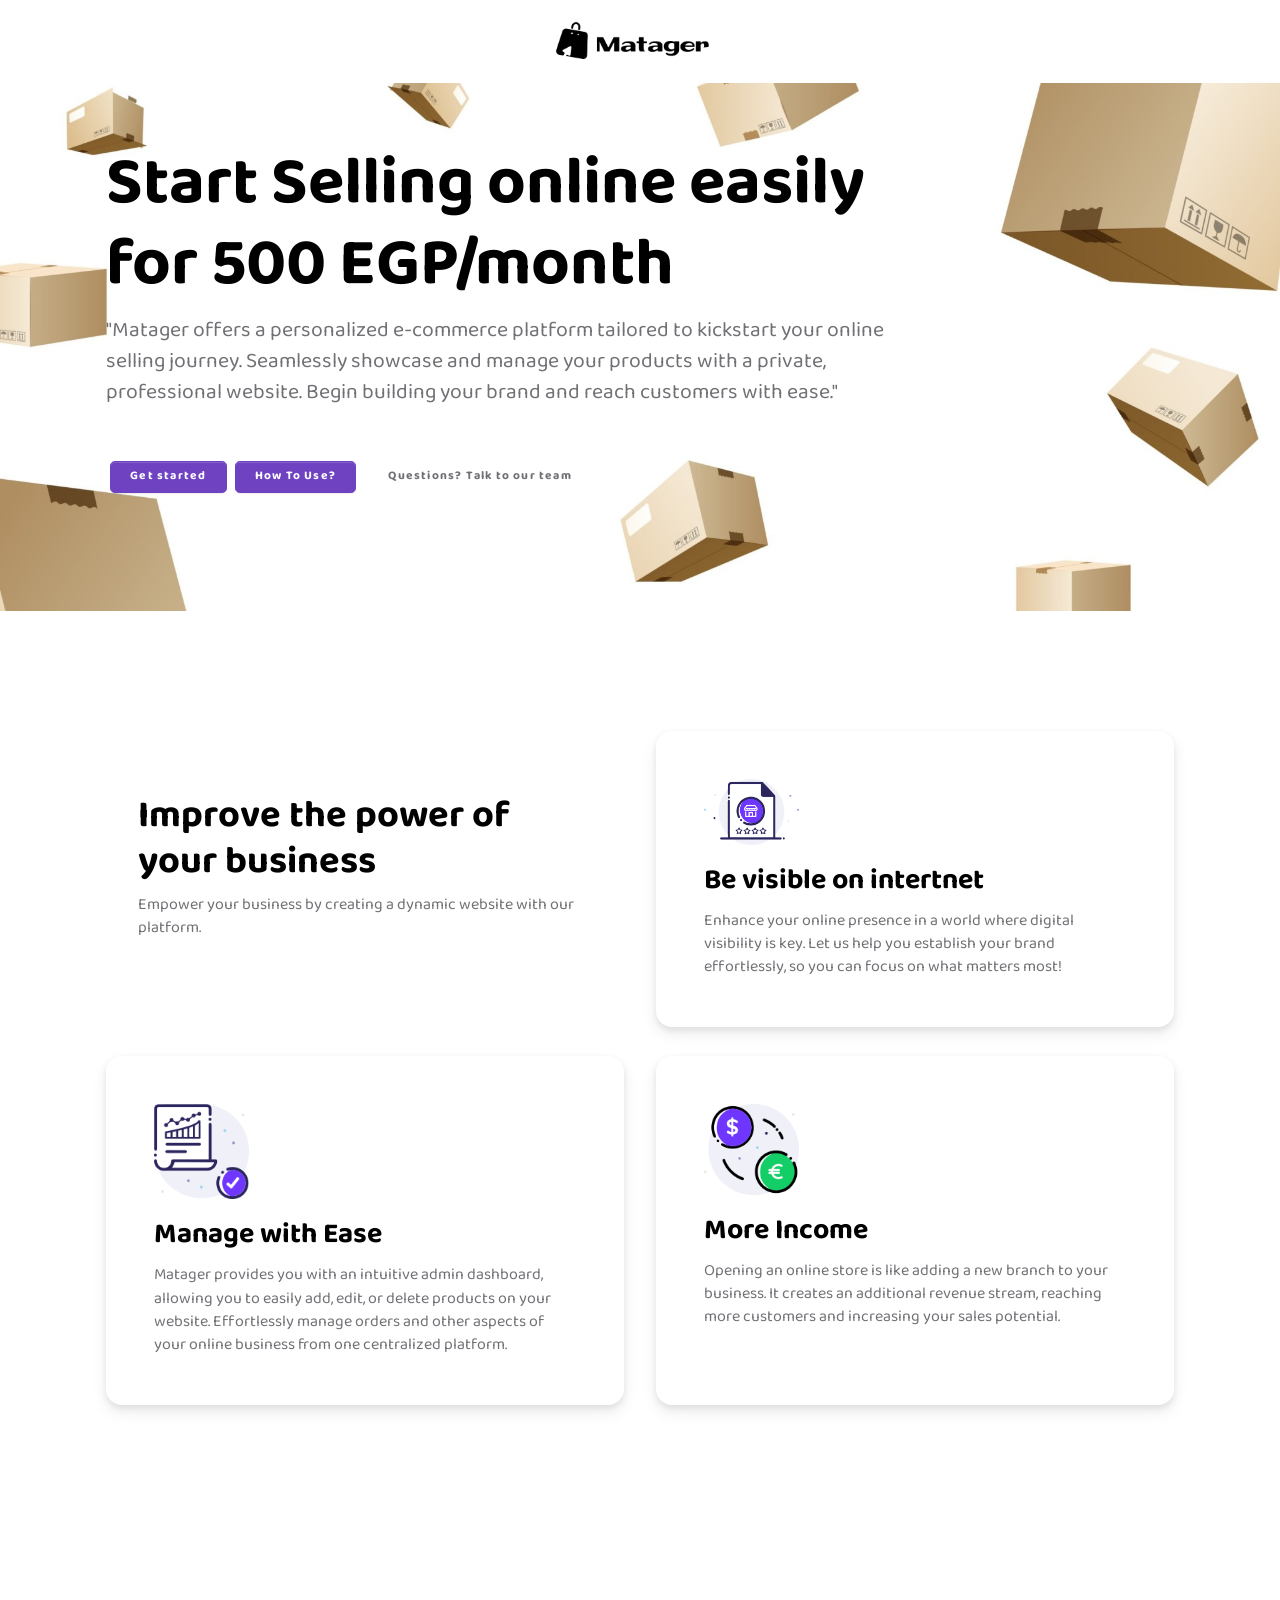
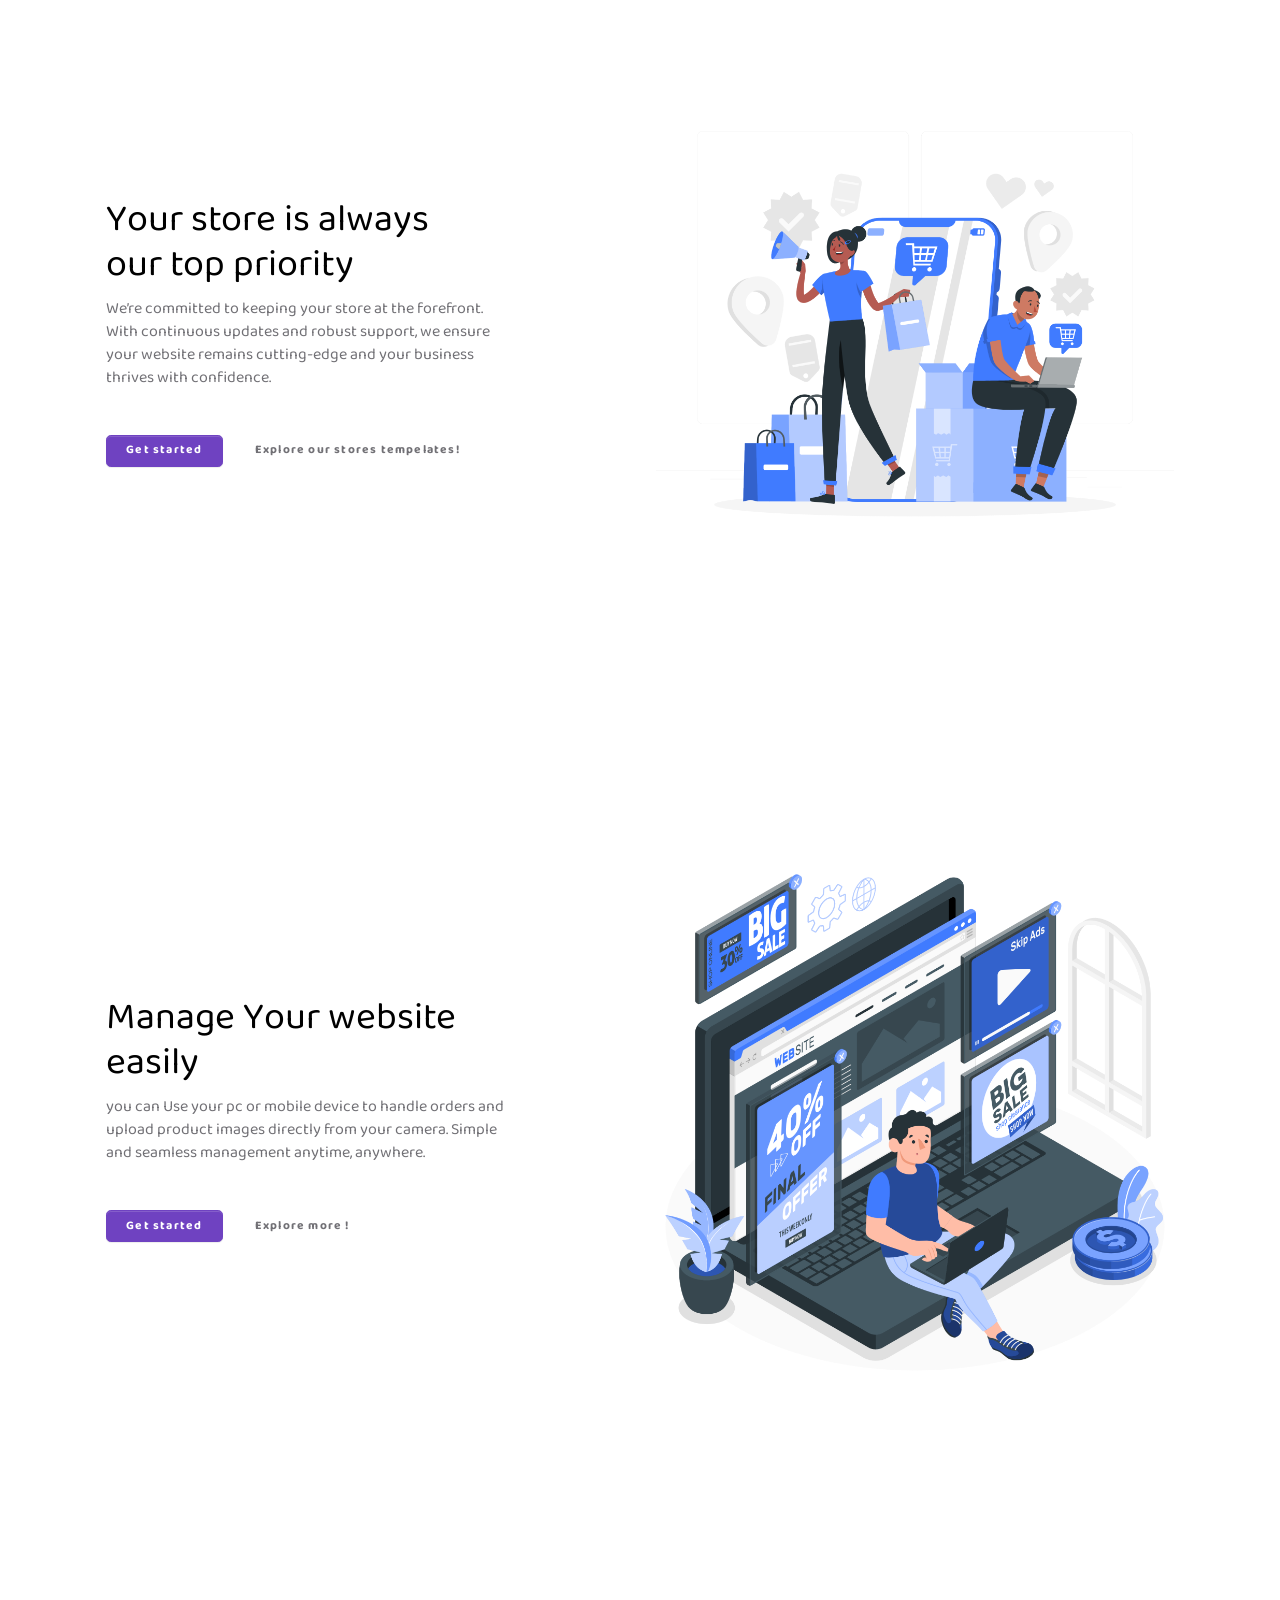
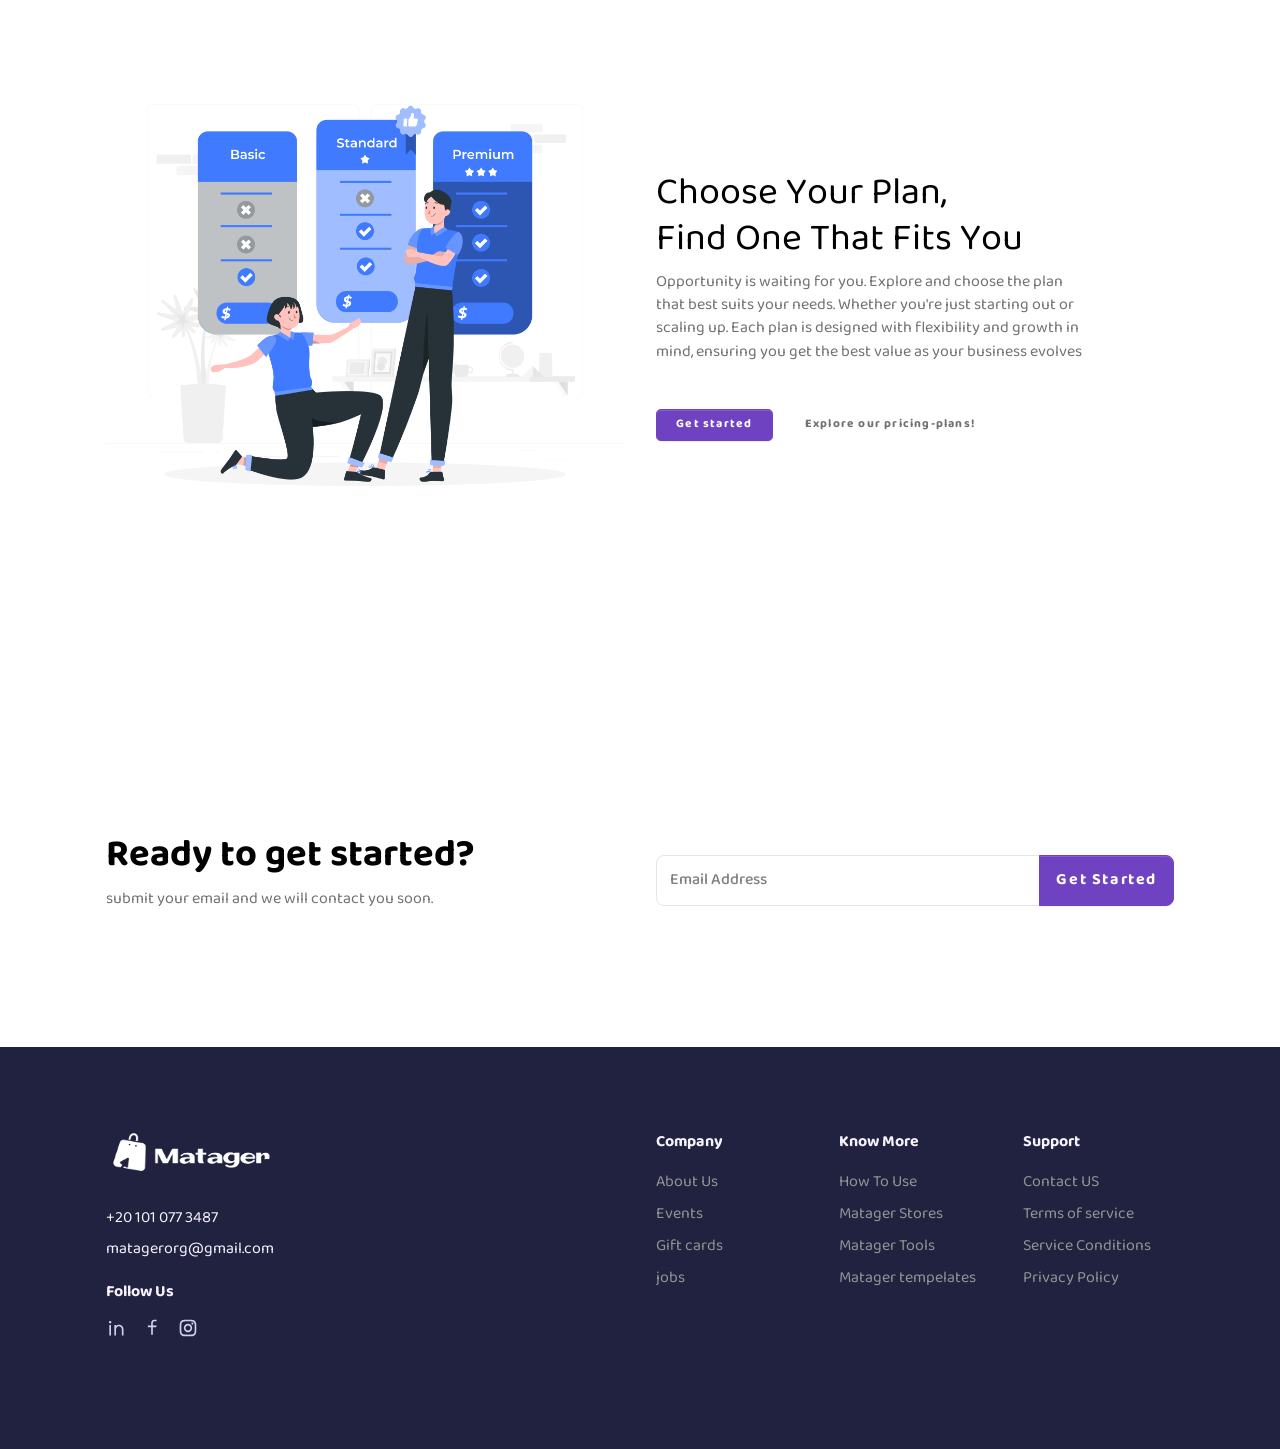
<file: index.html>
<!DOCTYPE html>
<html lang="en-US" dir="ltr">

<head>
  <meta charset="utf-8">
  <meta http-equiv="X-UA-Compatible" content="IE=edge">
  <meta name="viewport" content="width=device-width, initial-scale=1">


  <!-- ===============================================-->
  <!--    Document Title-->
  <!-- ===============================================-->
  <title>Home</title>


  <link rel="icon" href="./assets/img/favicons/favicon.png" type="image/x-icon">
  <link rel="icon" href="./assets/img/favicons/favico.ico" type="image/x-icon">
  <link rel="apple-touch-icon" href="./assets/img/favicons/favico.ico">



  <!-- ===============================================-->
  <!--    Stylesheets-->
  <!-- ===============================================-->

  <link
    href="https://fonts.googleapis.com/css2?family=Baloo+Bhaijaan+2:wght@400;500;600;700&amp;family=Poppins:ital,wght@0,400;0,500;0,600;0,700;1,300&amp;display=swap"
    rel="stylesheet">
  <link href="assets/css/theme.css" rel="stylesheet" />
  <script src="assets/js/main.js"></script>
</head>


<body>

  <!-- ===============================================-->
  <!--    Main Content-->
  <!-- ===============================================-->
  <main class="main" id="top">
    <nav class="navbar navbar-expand-lg navbar-light center  py-3">
      <div><a class="navbar-brand" href="index.html">
          <!-- <img src="assets/img/icons/Logo.svg" height="35"alt="logo" /> -->
          <img src="assets/img/icons/logo.svg" height="50" alt="logo" />
          <!-- <h4>matager</h4> -->
        </a>
        <button style="display: none;" class="navbar-toggler" type="button" data-bs-toggle="collapse"
          data-bs-target="#navbarSupportedContent" aria-controls="navbarSupportedContent" aria-expanded="false"
          aria-label="Toggle navigation"><span class="navbar-toggler-icon"></span></button>
        <div class="collapse navbar-collapse border-top border-lg-0 mt-4 mt-lg-0" id="navbarSupportedContent">
          <!-- <ul style="display: none;" class="navbar-nav ms-auto pt-2 pt-lg-0 font-base align-items-center">
            <li class="nav-item"><a class="nav-link px-3" href="#product">Product</a></li>
            <li class="nav-item"><a class="nav-link px-3" href="#customers">Customers</a></li>
            <li class="nav-item"><a class="nav-link px-3" href="#pricing">Pricing</a></li>
            <li class="nav-item"><a class="nav-link pl-3 me-3" href="#docs">Docs </a></li>
          </ul> -->
          <!-- <button class="btn btn-primary">Get Started</button> -->
        </div>
      </div>
    </nav>
    <div class=""
      style="background-image:url(assets/img/illustration/2.jpg);background-size: cover; background-position: center; background-repeat: no-repeat;"
      id="home">

      <div class="container">
        <div class="row align-items-center h-100 justify-content-center justify-content-lg-start ">
          <div class="col-md-9 col-xxl-5 text-md-start text-center py-6">
            <h1 class="fs-4 fs-md-5 fs-xxl-4 text-animate" data-zanim-xs='{"delay":0.1}' data-zanim-trigger="scroll">
              Start Selling
              online easily for 500 EGP/month</h1>
            <p class="fs-1 text-animate" data-zanim-xs='{"delay":0.1}' data-zanim-trigger="scroll">"Matager offers a
              personalized
              e-commerce platform tailored to kickstart your online selling journey. Seamlessly
              showcase and manage your products with a private, professional website. Begin building your brand and
              reach customers
              with ease."</p>
             <div class="d-flex flex-column flex-sm-row justify-content-center align-items-center justify-content-md-start mt-5 pb-50"
              data-zanim-xs="{&quot;delay&quot;:0.1}" data-zanim-trigger="scroll"><a
                class="btn btn-sm btn-primary me-1 m-1" href="./pricing.html" role="button">Get started</a><a
                class="btn btn-sm btn-primary me-1 m-1" href="./docs.html" role="button">How To Use?</a><a
                class="btn btn-sm btn-default mx-2" href="./ourteam.html" role="button">Questions? Talk to
                our team<i class="fas fa-arrow-right ms-2"></i></a></div>
          </div>
        </div>
      </div>
    </div>


    <!-- ============================================-->
    <!-- <section> begin ============================-->
    <section id="product">

      <div class="container">
        <div class="row mb-4">
          <div class="col-md-6 h-100 text-center text-md-start p-0 p-md-5 pb-3">
            <h2 class="mt-3">Improve the power of your business</h2>
            <p class="mb-0">Empower your business by creating a dynamic website with our platform.</p>
          </div>
          <div class="col-md-6 animate-on-scroll">
            <div class="w-100 h-100 p-5 services-card-shadow rounded-4"><img src="assets/img/icons/1.png"
                alt="Dashboard" style="width:95px;" />
              <h3 class="mt-3 lh-base">Be visible on intertnet</h3>
              <p class="mb-0">Enhance your online presence in a world where digital visibility is key. Let us help you
                establish your
                brand effortlessly, so you can focus on what matters most!</p>

            </div>
          </div>
        </div>
        <div class="row mb-4">
          <div class="col-md-6 animate-on-scroll">
            <div class="w-100 h-100 p-5 services-card-shadow rounded-4"><img src="assets/img/icons/2.png" alt="Comment"
                style="width:95px;" />
              <h3 class="mt-3 lh-base">Manage with Ease</h3>
              <p class="mb-0">Matager provides you with an intuitive admin dashboard, allowing you to easily add, edit,
                or delete
                products on your website. Effortlessly manage orders and other aspects of your online business from one
                centralized
                platform.</p>

            </div>
          </div>
          <div class="col-md-6 animate-on-scroll">
            <div class="w-100 h-100 p-5 services-card-shadow rounded-4"><img src="assets/img/icons/3.png" alt="Tailored"
                style="width:95px;" />
              <h3 class="mt-3 lh-base">More Income</h3>
              <p class="mb-0">Opening an online store is like adding a new branch to your business. It creates an
                additional revenue stream, reaching
                more customers and increasing your sales potential.</p>
            </div>
          </div>
        </div>
      </div>
      <!-- end of .container-->
    </section>

    <section id="pricing">

      <div class="container animate-on-scroll">
        <div class="row flex-center">
          <div class="col-md-6 text-center text-md-start">
            <h4 class="fw-normal fs-3" data-zanim-xs='{"delay":0.3}' data-zanim-trigger="scroll">Your store is always
              <br />our top priority
            </h4>
            <p class="fs-0 pe-xl-8" data-zanim-xs='{"delay":0.5}' data-zanim-trigger="scroll">We’re committed to keeping
              your store at the forefront. With continuous updates and robust support, we ensure your
              website remains cutting-edge and your business thrives with confidence.</p>

            <button class="btn btn-sm btn-primary my-4 me-1" onclick="gotopricing()" role="button">Get
              started</button><a class="btn btn-sm my-2 btn-default mx-2" href="#" role="button">Explore our stores
              tempelates!<i class="fas fa-arrow-right ms-2"></i></a>
          </div>
          <div class="col-md-6 mb-4"><img class="w-100" src="assets/img/illustration/4.png" alt="..." /></div>
        </div>
      </div>

    </section>

    <section id="managing">

      <div class="container animate-on-scroll">
        <div class="row flex-center">
          <div class="col-md-6 text-center text-md-start">
            <h4 class="fw-normal fs-3" data-zanim-xs='{"delay":0.1}' data-zanim-trigger="scroll">Manage Your website
              <br />easily
            </h4>
            <p class="fs-0 pe-xl-8" data-zanim-xs='{"delay":0.1}' data-zanim-trigger="scroll">you can Use your pc or
              mobile device to handle orders and upload product
              images directly from your camera. Simple and seamless management anytime, anywhere.</p>

            <button class="btn btn-sm btn-primary my-4 me-1" onclick="gotopricing()" role="button">Get
              started</button><a class="btn btn-sm my-2 btn-default mx-2" href="#" role="button">Explore more !<i
                class="fas fa-arrow-right ms-2"></i></a>
          </div>
          <div class="col-md-6 mb-4"><img class="w-100" src="assets/img/illustration/77.png" alt="..." /></div>
        </div>
      </div>
      <!-- end of .container-->

    </section>

    <section>

      <div class="container animate-on-scroll">
        <div class="row align-items-center">
          <div class="col-md-6 mb-4"><img class="w-100" src="assets/img/illustration/5.png" alt="..." /></div>
          <div class="col-md-6 text-center text-md-start">
            <h4 class="fs-3 fw-normal" data-zanim-xs='{"delay":0.1}' data-zanim-trigger="scroll">Choose Your Plan,
              <br />Find One That Fits You
            </h4>
            <p class="fs-0 pe-xl-7" data-zanim-xs='{"delay":0.1}' data-zanim-trigger="scroll">Opportunity is waiting for
              you. Explore and choose the plan that best suits your needs. Whether you're just starting out
              or scaling up. Each plan is designed with flexibility and
              growth in mind, ensuring you get the best value as your business evolves</p>

            <button class="btn btn-sm btn-primary btn-bg-purple my-4 me-1 " onclick="gotopricing()" role="button">Get
              started</button><a class="btn btn-sm my-2 btn-default mx-2" href="./pricing.html" role="button">Explore
              our pricing-plans!<i class="fas fa-arrow-right ms-2"></i></a>
          </div>
        </div>
      </div>
      <!-- end of .container-->

    </section>

    <section id="cta">

      <div class="container animate-on-scroll">
        <div class="row align-items-center">
          <div class="col-lg-6">
            <h2 class="fw-bold text-black">Ready to get started?</h2>
            <p>submit your email and we will contact you soon.</p>
          </div>
          <div class="col-lg-6 h-100">
            <div class="input-group">
              <input class="form-control" type="text" placeholder="Email Address" />
              <button class="btn btn-primary rounded-start-0 px-3" type="submit">Get Started</button>
            </div>
          </div>
        </div>
      </div>
      <!-- end of .container-->

    </section>

    <section class="py-0 bg-1000">
      <div class="container animate-on-scroll">
        <div class="row py-7">
          <div class="col-12 col-sm-12 col-lg-6 mb-4 order-0 order-sm-0"><a class="text-decoration-none" href="#"><img
                src="assets/img/icons/logo-white.svg" height="51" alt="" /></a>
            <p class="text-light mt-4 mb-0">+20 101 077 3487</p>
            <p class="text-light mt-2">matagerorg@gmail.com</p>
            <h5 class="lh-lg fw-bold text-light font-sans-serif mt-2"> Follow Us </h5>
            <div class="d-flex"><a href="#!"><img class="me-xl-3 me-1" src="assets/img/gallery/linkedin-line1.svg"
                  alt="in" width:'20px'="width:'20px'" height:'20px'="height:'20px'" /></a><a
                href="https://www.facebook.com/people/Matager/61564248736614/"><img class="me-xl-3 me-1"
                  src="assets/img/gallery/facebook-line1.svg" alt="fb" width:'20px'="width:'20px'"
                  height:'20px'="height:'20px'" /></a><a href="#!"><img class="me-xl-3 me-1"
                  src="assets/img/gallery/instagram-line1.svg" alt="instragram" width:'20px'="width:'20px'"
                  height:'20px'="height:'20px'" /></a>
            </div>
          </div>
          <div class="col-6 col-sm-4 col-lg-2 mb-3 order-2 order-sm-1">

            <ul class="list-unstyled text-light mb-md-4">
              <h5 class="lh-lg fw-bold text-light font-sans-serif"> Company </h5>
              <li class="lh-lg"><a class="text-500 footer-link text-light" href="./aboutus.html">About Us</a></li>
              <li class="lh-lg"><a class="text-500 footer-link text-light" href="#!">Events</a></li>
              <li class="lh-lg"><a class="text-500 footer-link text-light" href="#!">Gift cards</a></li>
              <li class="lh-lg"><a class="text-500 footer-link text-light" href="#!">jobs</a></li>
            </ul>
          </div>
          <div class="col-6 col-sm-4 col-lg-2 mb-3 order-3 order-sm-2">

            <ul class="list-unstyled text-light mb-md-4 mb-lg-0">
              <h5 class="lh-lg fw-bold text-light font-sans-serif"> Know More</h5>
              <li class="lh-lg"><a class="text-500 footer-link text-light" href="./docs.html">How To Use</a></li>
              <li class="lh-lg"><a class="text-500 footer-link text-light" href="./stores.html">Matager Stores</a></li>
              <li class="lh-lg"><a class="text-500 footer-link text-light" href="#!">Matager Tools</a></li>
              <li class="lh-lg"><a class="text-500 footer-link text-light" href="#!">Matager tempelates</a></li>

            </ul>
          </div>
          <div class="col-6 col-sm-4 col-lg-2 mb-3 order-3 order-sm-2">
            <h5 class="lh-lg fw-bold text-light font-sans-serif"> Support</h5>
            <ul class="list-unstyled text-light mb-md-4 mb-lg-0">
              <li class="lh-lg"><a class="text-500 footer-link text-light" href="./ourteam.html">Contact US</a></li>
              <li class="lh-lg"><a class="text-500 footer-link text-light" href="./Termsofservice.html">Terms of
                  service</a>
              </li>
              <li class="lh-lg"><a class="text-500 footer-link text-light" href="./ServiceConditions.html">Service
                  Conditions</a></li>
              <li class="lh-lg"><a class="text-500 footer-link text-light" href="./PrivacyPolicy.html">Privacy
                  Policy</a>
              </li>
            </ul>
          </div>
        </div>
      </div>





    </section>
  </main>
  <script>
    function gotopricing() {
      window.location.href = "./pricing.html";
    }
  </script>
</body>

</html>
</file>
